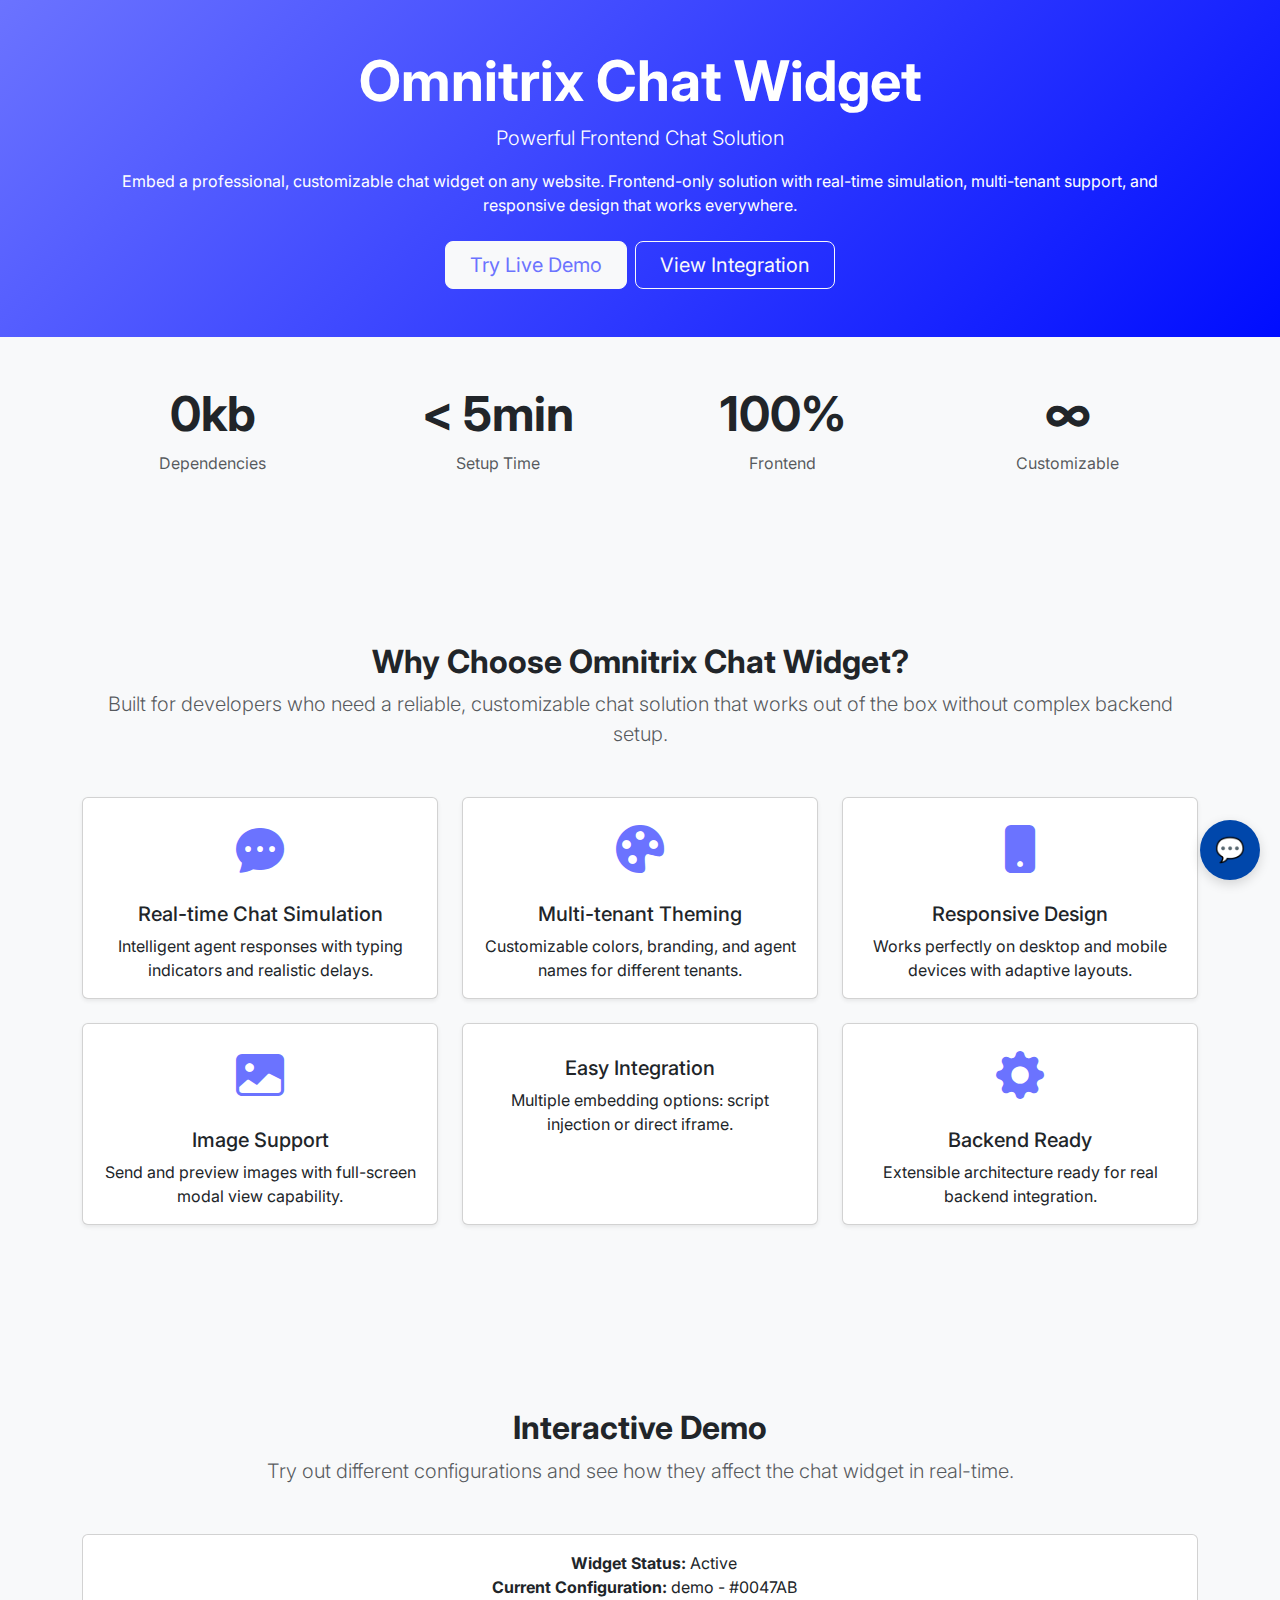
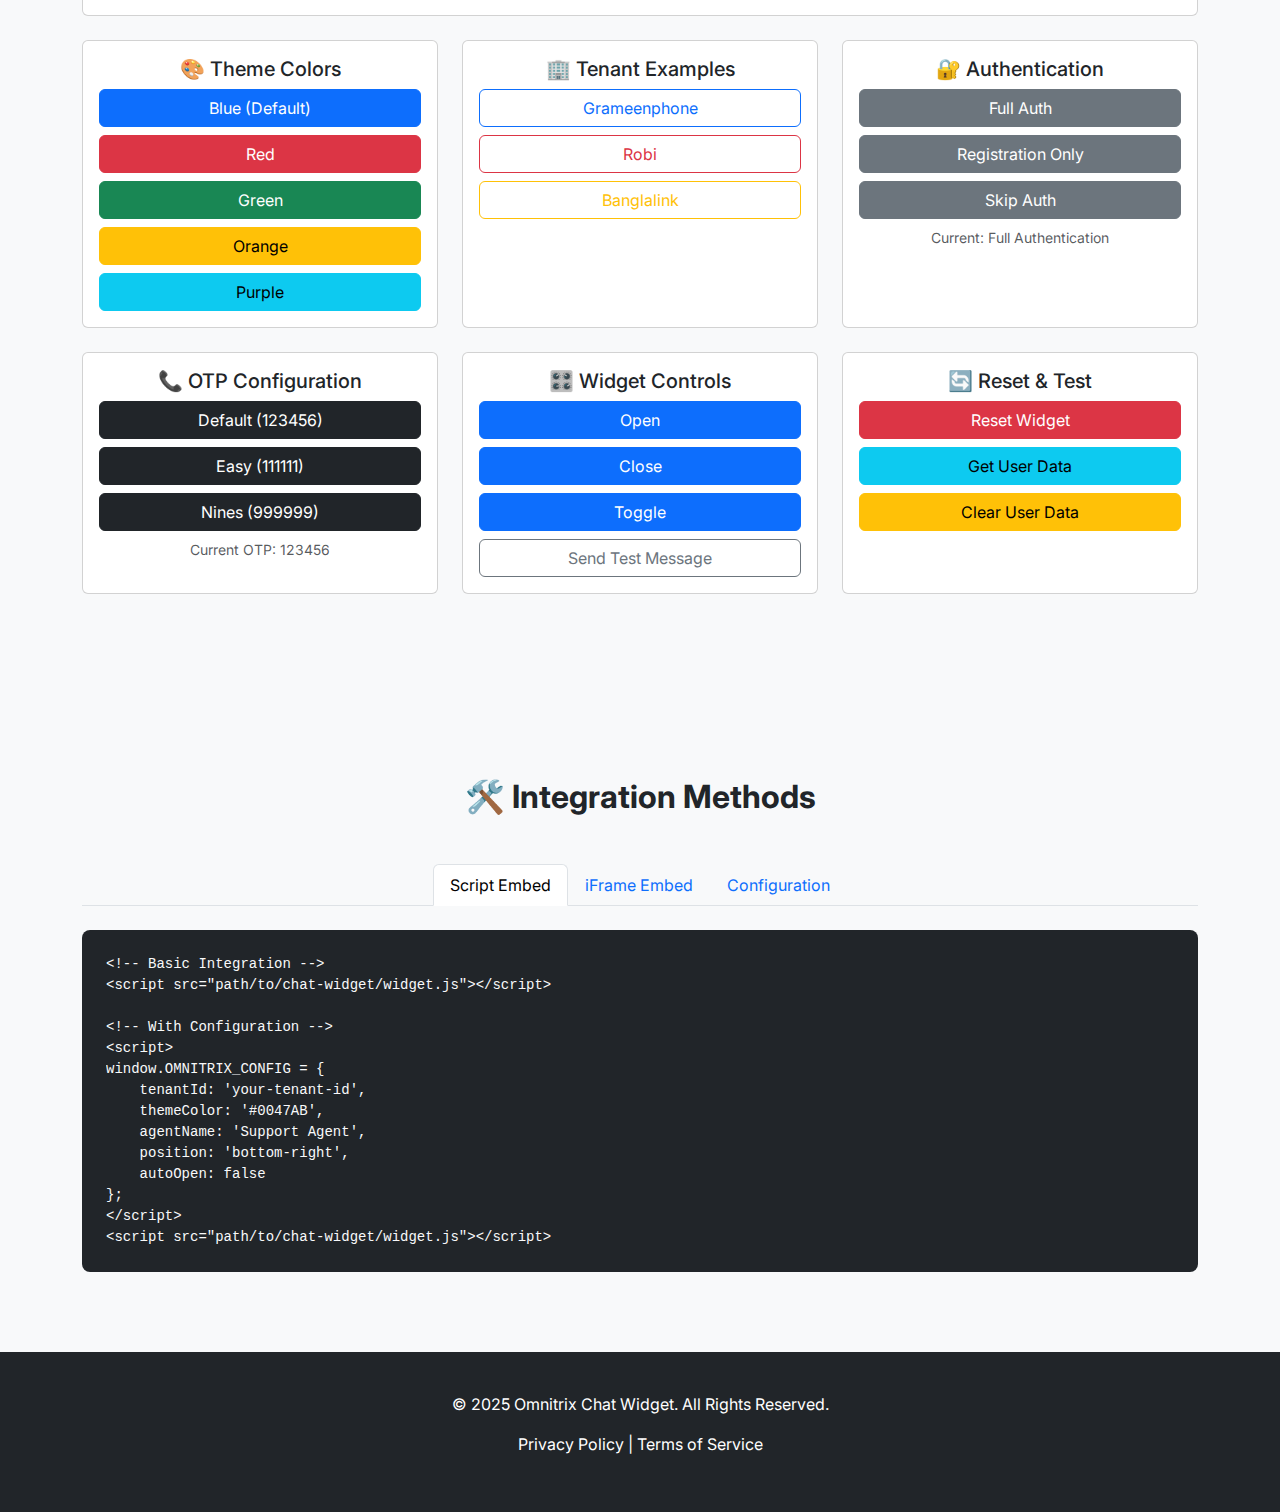
<file: demo.html>
<!DOCTYPE html>
<html lang="en">
<head>
    <meta charset="UTF-8">
    <meta name="viewport" content="width=device-width, initial-scale=1.0">
    <title>Omnitrix Chat Widget - Powerful Frontend Chat Solution</title>
    <meta name="description" content="Embed a powerful, customizable chat widget on any website. Frontend-only solution with real-time simulation, multi-tenant support, and responsive design.">
    
    <!-- Bootstrap CSS -->
    <link href="https://cdn.jsdelivr.net/npm/bootstrap@5.3.2/dist/css/bootstrap.min.css" rel="stylesheet">
    <link rel="stylesheet" href="https://cdn.jsdelivr.net/npm/bootstrap-icons@1.11.3/font/bootstrap-icons.min.css">
    
    <!-- Custom CSS -->
    <link rel="stylesheet" href="demo.css">
    
    <!-- Google Fonts -->
    <link rel="preconnect" href="https://fonts.googleapis.com">
    <link rel="preconnect" href="https://fonts.gstatic.com" crossorigin>
    <link href="https://fonts.googleapis.com/css2?family=Inter:wght@400;500;600;700&display=swap" rel="stylesheet">
</head>
<body>

    <!-- Hero Section -->
    <section class="hero text-white text-center py-5">
        <div class="container">
            <h1 class="display-4 fw-bold">Omnitrix Chat Widget</h1>
            <p class="lead">Powerful Frontend Chat Solution</p>
            <p class="mb-4">
                Embed a professional, customizable chat widget on any website. 
                Frontend-only solution with real-time simulation, multi-tenant support, 
                and responsive design that works everywhere.
            </p>
            <div class="d-grid gap-2 d-sm-flex justify-content-sm-center">
                <button class="btn btn-light btn-lg px-4 gap-3" onclick="OmnitrixChat.open()">Try Live Demo</button>
                <a href="#integration" class="btn btn-outline-light btn-lg px-4">View Integration</a>
            </div>
        </div>
    </section>

    <!-- Stats Section -->
    <section class="py-5">
        <div class="container">
            <div class="row text-center">
                <div class="col-md-3 col-sm-6 mb-4">
                    <h3 class="display-5 fw-bold">0kb</h3>
                    <p class="text-muted">Dependencies</p>
                </div>
                <div class="col-md-3 col-sm-6 mb-4">
                    <h3 class="display-5 fw-bold">< 5min</h3>
                    <p class="text-muted">Setup Time</p>
                </div>
                <div class="col-md-3 col-sm-6 mb-4">
                    <h3 class="display-5 fw-bold">100%</h3>
                    <p class="text-muted">Frontend</p>
                </div>
                <div class="col-md-3 col-sm-6 mb-4">
                    <h3 class="display-5 fw-bold">∞</h3>
                    <p class="text-muted">Customizable</p>
                </div>
            </div>
        </div>
    </section>

    <!-- Features Section -->
    <section class="section bg-light">
        <div class="container">
            <div class="text-center mb-5">
                <h2 class="fw-bold">Why Choose Omnitrix Chat Widget?</h2>
                <p class="lead text-muted">
                    Built for developers who need a reliable, customizable chat solution 
                    that works out of the box without complex backend setup.
                </p>
            </div>
            
            <div class="row">
                <div class="col-lg-4 col-md-6 mb-4">
                    <div class="card h-100 text-center shadow-sm">
                        <div class="card-body">
                            <div class="feature-icon mb-3"><i class="bi bi-chat-dots-fill"></i></div>
                            <h5 class="card-title">Real-time Chat Simulation</h5>
                            <p class="card-text">Intelligent agent responses with typing indicators and realistic delays.</p>
                        </div>
                    </div>
                </div>
                <div class="col-lg-4 col-md-6 mb-4">
                    <div class="card h-100 text-center shadow-sm">
                        <div class="card-body">
                            <div class="feature-icon mb-3"><i class="bi bi-palette-fill"></i></div>
                            <h5 class="card-title">Multi-tenant Theming</h5>
                            <p class="card-text">Customizable colors, branding, and agent names for different tenants.</p>
                        </div>
                    </div>
                </div>
                <div class="col-lg-4 col-md-6 mb-4">
                    <div class="card h-100 text-center shadow-sm">
                        <div class="card-body">
                            <div class="feature-icon mb-3"><i class="bi bi-phone-fill"></i></div>
                            <h5 class="card-title">Responsive Design</h5>
                            <p class="card-text">Works perfectly on desktop and mobile devices with adaptive layouts.</p>
                        </div>
                    </div>
                </div>
                <div class="col-lg-4 col-md-6 mb-4">
                    <div class="card h-100 text-center shadow-sm">
                        <div class="card-body">
                            <div class="feature-icon mb-3"><i class="bi bi-image-fill"></i></div>
                            <h5 class="card-title">Image Support</h5>
                            <p class="card-text">Send and preview images with full-screen modal view capability.</p>
                        </div>
                    </div>
                </div>
                <div class="col-lg-4 col-md-6 mb-4">
                    <div class="card h-100 text-center shadow-sm">
                        <div class="card-body">
                            <div class="feature-icon mb-3"><i class="bi bi-plugin-fill"></i></div>
                            <h5 class="card-title">Easy Integration</h5>
                            <p class="card-text">Multiple embedding options: script injection or direct iframe.</p>
                        </div>
                    </div>
                </div>
                <div class="col-lg-4 col-md-6 mb-4">
                    <div class="card h-100 text-center shadow-sm">
                        <div class="card-body">
                            <div class="feature-icon mb-3"><i class="bi bi-gear-fill"></i></div>
                            <h5 class="card-title">Backend Ready</h5>
                            <p class="card-text">Extensible architecture ready for real backend integration.</p>
                        </div>
                    </div>
                </div>
            </div>
        </div>
    </section>

    <!-- Live Demo Section -->
    <section class="section">
        <div class="container">
            <div class="text-center mb-5">
                <h2 class="fw-bold">Interactive Demo</h2>
                <p class="lead text-muted">
                    Try out different configurations and see how they affect the chat widget in real-time.
                </p>
            </div>
            
            <div class="card text-center mb-4">
                <div class="card-body">
                    <p class="mb-0">
                        <span id="widget-status-indicator" class="spinner-grow spinner-grow-sm text-success" role="status"></span>
                        <strong class="ms-2">Widget Status:</strong> <span id="widget-status">Loading...</span>
                    </p>
                    <p class="mb-0"><strong class="ms-2">Current Configuration:</strong> <span id="current-config">Default</span></p>
                </div>
            </div>

            <div class="row">
                <div class="col-lg-4 col-md-6 mb-4">
                    <div class="card h-100">
                        <div class="card-body text-center">
                            <h5 class="card-title">🎨 Theme Colors</h5>
                            <div class="d-grid gap-2">
                                <button class="btn btn-primary" onclick="changeTheme('#0047AB')">Blue (Default)</button>
                                <button class="btn btn-danger" onclick="changeTheme('#e74c3c')">Red</button>
                                <button class="btn btn-success" onclick="changeTheme('#27ae60')">Green</button>
                                <button class="btn btn-warning" onclick="changeTheme('#f39c12')">Orange</button>
                                <button class="btn btn-info" onclick="changeTheme('#9b59b6')">Purple</button>
                            </div>
                        </div>
                    </div>
                </div>

                <div class="col-lg-4 col-md-6 mb-4">
                    <div class="card h-100">
                        <div class="card-body text-center">
                            <h5 class="card-title">🏢 Tenant Examples</h5>
                            <div class="d-grid gap-2">
                                <button class="btn btn-outline-primary" onclick="changeTenant('grameenphone', '#0047AB', 'GP Support')">Grameenphone</button>
                                <button class="btn btn-outline-danger" onclick="changeTenant('robi', '#e74c3c', 'Robi Care')">Robi</button>
                                <button class="btn btn-outline-warning" onclick="changeTenant('banglalink', '#f39c12', 'Banglalink Help')">Banglalink</button>
                            </div>
                        </div>
                    </div>
                </div>

                <div class="col-lg-4 col-md-6 mb-4">
                    <div class="card h-100">
                        <div class="card-body text-center">
                            <h5 class="card-title">🔐 Authentication</h5>
                            <div class="d-grid gap-2">
                                <button class="btn btn-secondary" onclick="setAuthMode('full')" id="auth-full">Full Auth</button>
                                <button class="btn btn-secondary" onclick="setAuthMode('registration')" id="auth-registration">Registration Only</button>
                                <button class="btn btn-secondary" onclick="setAuthMode('none')" id="auth-none">Skip Auth</button>
                            </div>
                            <small id="auth-status-text" class="text-muted d-block mt-2">Current: Full Authentication</small>
                        </div>
                    </div>
                </div>

                <div class="col-lg-4 col-md-6 mb-4">
                    <div class="card h-100">
                        <div class="card-body text-center">
                            <h5 class="card-title">📞 OTP Configuration</h5>
                            <div class="d-grid gap-2">
                                <button class="btn btn-dark" onclick="changeOTP('123456')" id="otp-default">Default (123456)</button>
                                <button class="btn btn-dark" onclick="changeOTP('111111')" id="otp-easy">Easy (111111)</button>
                                <button class="btn btn-dark" onclick="changeOTP('999999')" id="otp-nines">Nines (999999)</button>
                            </div>
                            <small id="otp-status-text" class="text-muted d-block mt-2">Current OTP: 123456</small>
                        </div>
                    </div>
                </div>

                <div class="col-lg-4 col-md-6 mb-4">
                    <div class="card h-100">
                        <div class="card-body text-center">
                            <h5 class="card-title">🎛️ Widget Controls</h5>
                            <div class="d-grid gap-2">
                                <button class="btn btn-primary" onclick="OmnitrixChat.open()">Open</button>
                                <button class="btn btn-primary" onclick="OmnitrixChat.close()">Close</button>
                                <button class="btn btn-primary" onclick="OmnitrixChat.toggle()">Toggle</button>
                                <button class="btn btn-outline-secondary" onclick="sendTestMessage()">Send Test Message</button>
                            </div>
                        </div>
                    </div>
                </div>

                <div class="col-lg-4 col-md-6 mb-4">
                    <div class="card h-100">
                        <div class="card-body text-center">
                            <h5 class="card-title">🔄 Reset & Test</h5>
                            <div class="d-grid gap-2">
                                <button class="btn btn-danger" onclick="resetWidget()">Reset Widget</button>
                                <button class="btn btn-info" onclick="getUserData()">Get User Data</button>
                                <button class="btn btn-warning" onclick="clearUserData()">Clear User Data</button>
                            </div>
                        </div>
                    </div>
                </div>
            </div>
        </div>
    </section>

    <!-- Integration Section -->
    <section id="integration" class="section bg-light">
        <div class="container">
            <div class="text-center mb-5">
                <h2 class="fw-bold">🛠️ Integration Methods</h2>
            </div>

            <ul class="nav nav-tabs justify-content-center" id="integration-tabs" role="tablist">
                <li class="nav-item" role="presentation">
                    <button class="nav-link active" id="script-tab-btn" data-bs-toggle="tab" data-bs-target="#script-tab" type="button" role="tab">Script Embed</button>
                </li>
                <li class="nav-item" role="presentation">
                    <button class="nav-link" id="iframe-tab-btn" data-bs-toggle="tab" data-bs-target="#iframe-tab" type="button" role="tab">iFrame Embed</button>
                </li>
                <li class="nav-item" role="presentation">
                    <button class="nav-link" id="config-tab-btn" data-bs-toggle="tab" data-bs-target="#config-tab" type="button" role="tab">Configuration</button>
                </li>
            </ul>

            <div class="tab-content mt-4" id="integration-tabs-content">
                <div class="tab-pane fade show active" id="script-tab" role="tabpanel">
                    <div class="code-block">
<pre><code>&lt;!-- Basic Integration --&gt;
&lt;script src="path/to/chat-widget/widget.js"&gt;&lt;/script&gt;

&lt;!-- With Configuration --&gt;
&lt;script&gt;
window.OMNITRIX_CONFIG = {
    tenantId: 'your-tenant-id',
    themeColor: '#0047AB',
    agentName: 'Support Agent',
    position: 'bottom-right',
    autoOpen: false
};
&lt;/script&gt;
&lt;script src="path/to/chat-widget/widget.js"&gt;&lt;/script&gt;
</code></pre>
                    </div>
                </div>
                <div class="tab-pane fade" id="iframe-tab" role="tabpanel">
                    <div class="code-block">
<pre><code>&lt;!-- Basic iFrame --&gt;
&lt;iframe 
    src="path/to/chat-widget/index.html"
    width="400" 
    height="600"
    frameborder="0"
    style="border-radius: 12px;"&gt;
&lt;/iframe&gt;

&lt;!-- With Parameters --&gt;
&lt;iframe 
    src="path/to/chat-widget/index.html?tenantId=grameenphone&amp;themeColor=%230047AB&amp;agentName=GP%20Support"
    width="400" 
    height="600"
    frameborder="0"&gt;
&lt;/iframe&gt;
</code></pre>
                    </div>
                </div>
                <div class="tab-pane fade" id="config-tab" role="tabpanel">
                    <div class="code-block">
<pre><code>window.OMNITRIX_CONFIG = {
    tenantId: 'your-company',
    themeColor: '#0047AB',
    agentName: 'Support Agent',
    position: 'bottom-right',
    autoOpen: false,
    // ... and more
};
</code></pre>
                    </div>
                </div>
            </div>
        </div>
    </section>

    <!-- Footer -->
    <footer class="footer">
        <div class="container text-center">
            <p>&copy; 2025 Omnitrix Chat Widget. All Rights Reserved.</p>
            <p><a href="#">Privacy Policy</a> | <a href="#">Terms of Service</a></p>
        </div>
    </footer>

    <!-- Bootstrap JS -->
    <script src="https://cdn.jsdelivr.net/npm/bootstrap@5.3.2/dist/js/bootstrap.bundle.min.js"></script>

    <!-- Initialize the chat widget -->
    <script>
        // Load saved configuration or use defaults
        function loadInitialConfig() {
            const defaultConfig = {
                tenantId: 'demo',
                themeColor: '#0047AB',
                agentName: 'Demo Agent',
                position: 'bottom-right',
                autoOpen: false,
                requireRegistration: true,
                requireOTPVerification: true,
                defaultOTP: '123456'
            };
            
            try {
                const saved = localStorage.getItem('omnitrix_demo_config');
                if (saved) {
                    const parsed = JSON.parse(saved);
                    return { ...defaultConfig, ...parsed.config };
                }
            } catch (e) {
                console.warn('Failed to load saved config:', e);
            }
            
            return defaultConfig;
        }
        
        // Configuration for this demo
        window.OMNITRIX_CONFIG = loadInitialConfig();
    </script>
    <script src="widget.js"></script>

    <script>
        // Demo functionality
        const STORAGE_KEY = 'omnitrix_demo_config';
        
        let currentConfig = window.OMNITRIX_CONFIG;
        let currentAuthMode = 'full';
        let currentOTP = '123456';

        function saveConfig() {
            // ... (save logic remains the same)
        }

        function updateStatus() {
            const statusEl = document.getElementById('widget-status');
            const configEl = document.getElementById('current-config');
            const statusIndicator = document.getElementById('widget-status-indicator');

            if (window.OmnitrixChat) {
                statusEl.textContent = 'Active';
                statusIndicator.classList.remove('spinner-grow', 'text-danger');
                statusIndicator.classList.add('spinner-grow', 'text-success');
                configEl.textContent = `${currentConfig.tenantId} - ${currentConfig.themeColor}`;
            } else {
                statusEl.textContent = 'Loading...';
                statusIndicator.classList.add('spinner-grow', 'text-danger');
                configEl.textContent = 'N/A';
            }
        }

        function changeTheme(color) {
            currentConfig.themeColor = color;
            OmnitrixChat.updateConfig({ themeColor: color });
            saveConfig();
            updateStatus();
        }

        function changeTenant(tenantId, themeColor, agentName) {
            currentConfig = { ...currentConfig, tenantId, themeColor, agentName };
            OmnitrixChat.updateConfig({ tenantId, themeColor, agentName });
            saveConfig();
            updateStatus();
        }

        function setAuthMode(mode) {
            currentAuthMode = mode;
            let authConfig = {};
            switch(mode) {
                case 'full': authConfig = { requireRegistration: true, requireOTPVerification: true }; break;
                case 'registration': authConfig = { requireRegistration: true, requireOTPVerification: false }; break;
                case 'none': authConfig = { requireRegistration: false, requireOTPVerification: false }; break;
            }
            currentConfig = { ...currentConfig, ...authConfig };
            OmnitrixChat.updateConfig(authConfig);
            saveConfig();
            updateStatus();
            document.getElementById('auth-status-text').textContent = `Current: ${mode}`;
        }
        
        function changeOTP(otp) {
            currentOTP = otp;
            currentConfig.defaultOTP = otp;
            OmnitrixChat.updateConfig({ defaultOTP: otp });
            saveConfig();
            updateStatus();
            document.getElementById('otp-status-text').textContent = `Current OTP: ${otp}`;
        }

        function sendTestMessage() {
            OmnitrixChat.sendMessage('This is a test message from the demo page!');
            if (!OmnitrixChat.isOpen()) {
                OmnitrixChat.open();
            }
        }

        function resetWidget() {
            localStorage.removeItem(STORAGE_KEY);
            window.location.reload();
        }

        function getUserData() {
            const userData = window.ChatWidget.getCurrentUser();
            alert(JSON.stringify(userData, null, 2));
        }

        function clearUserData() {
            // This is a bit of a hack for the demo, in a real app you'd have a proper method
            if (confirm('Clear user data? This will reset the authentication state.')) {
                OmnitrixChat.close();
                // By setting a random tenant, we effectively clear the stored user data for the current tenant
                OmnitrixChat.updateConfig({ tenantId: `demo_${Math.random()}` }); 
                alert('User data cleared.');
            }
        }

        document.addEventListener('DOMContentLoaded', function() {
            updateStatus();
            setInterval(updateStatus, 2000);
        });
    </script>
</body>
</html>
</file>
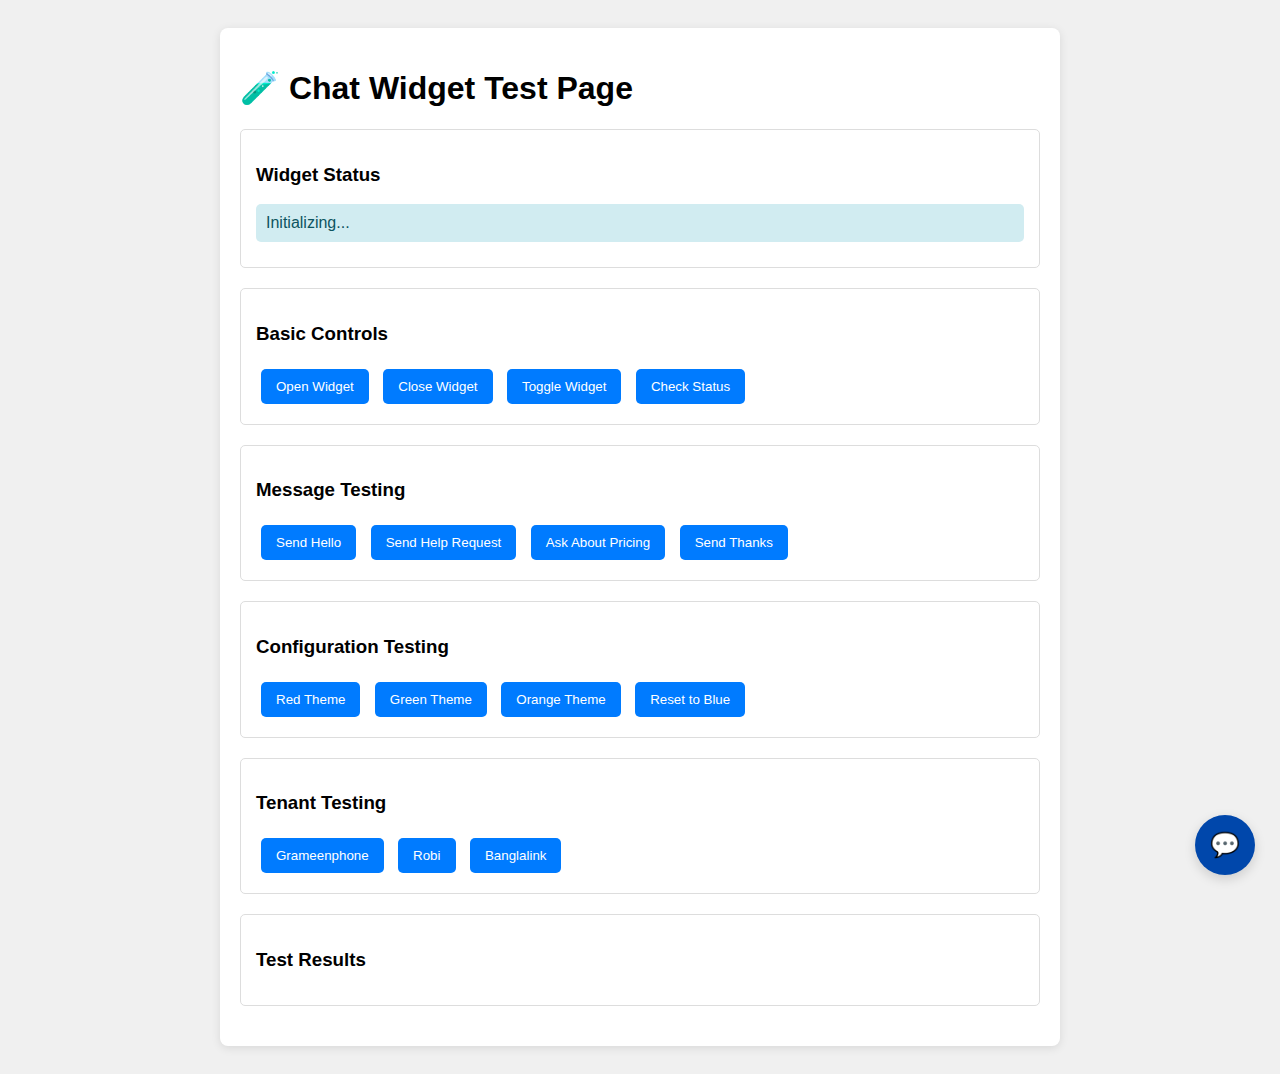
<file: test.html>
<!DOCTYPE html>
<html lang="en">
<head>
    <meta charset="UTF-8">
    <meta name="viewport" content="width=device-width, initial-scale=1.0">
    <title>Chat Widget Test</title>
    <style>
        body {
            font-family: Arial, sans-serif;
            padding: 20px;
            background: #f0f0f0;
        }
        .test-container {
            max-width: 800px;
            margin: 0 auto;
            background: white;
            padding: 20px;
            border-radius: 8px;
            box-shadow: 0 2px 10px rgba(0,0,0,0.1);
        }
        .test-section {
            margin: 20px 0;
            padding: 15px;
            border: 1px solid #ddd;
            border-radius: 5px;
        }
        button {
            background: #007bff;
            color: white;
            border: none;
            padding: 10px 15px;
            margin: 5px;
            border-radius: 5px;
            cursor: pointer;
        }
        button:hover {
            background: #0056b3;
        }
        .status {
            padding: 10px;
            margin: 10px 0;
            border-radius: 5px;
        }
        .success { background: #d4edda; color: #155724; }
        .error { background: #f8d7da; color: #721c24; }
        .info { background: #d1ecf1; color: #0c5460; }
    </style>
</head>
<body>
    <div class="test-container">
        <h1>🧪 Chat Widget Test Page</h1>
        
        <div class="test-section">
            <h3>Widget Status</h3>
            <div id="status-display" class="status info">Initializing...</div>
        </div>

        <div class="test-section">
            <h3>Basic Controls</h3>
            <button onclick="testOpen()">Open Widget</button>
            <button onclick="testClose()">Close Widget</button>
            <button onclick="testToggle()">Toggle Widget</button>
            <button onclick="testStatus()">Check Status</button>
        </div>

        <div class="test-section">
            <h3>Message Testing</h3>
            <button onclick="sendTestMessage('Hello!')">Send Hello</button>
            <button onclick="sendTestMessage('I need help')">Send Help Request</button>
            <button onclick="sendTestMessage('What are your prices?')">Ask About Pricing</button>
            <button onclick="sendTestMessage('Thank you')">Send Thanks</button>
        </div>

        <div class="test-section">
            <h3>Configuration Testing</h3>
            <button onclick="changeTheme('#e74c3c')">Red Theme</button>
            <button onclick="changeTheme('#27ae60')">Green Theme</button>
            <button onclick="changeTheme('#f39c12')">Orange Theme</button>
            <button onclick="changeTheme('#0047AB')">Reset to Blue</button>
        </div>

        <div class="test-section">
            <h3>Tenant Testing</h3>
            <button onclick="setTenant('grameenphone', '#0047AB', 'GP Support')">Grameenphone</button>
            <button onclick="setTenant('robi', '#e74c3c', 'Robi Care')">Robi</button>
            <button onclick="setTenant('banglalink', '#f39c12', 'Banglalink Help')">Banglalink</button>
        </div>

        <div class="test-section">
            <h3>Test Results</h3>
            <div id="test-results"></div>
        </div>
    </div>

    <!-- Widget Integration -->
    <script>
        window.OMNITRIX_CONFIG = {
            tenantId: 'test',
            themeColor: '#0047AB',
            agentName: 'Test Agent',
            position: 'bottom-right',
            autoOpen: false
        };
    </script>
    <script src="widget.js"></script>

    <script>
        let testResults = [];

        function updateStatus(message, type = 'info') {
            const statusDiv = document.getElementById('status-display');
            statusDiv.textContent = message;
            statusDiv.className = `status ${type}`;
        }

        function addTestResult(test, result, success = true) {
            testResults.push({ test, result, success, timestamp: new Date() });
            updateTestResults();
        }

        function updateTestResults() {
            const resultsDiv = document.getElementById('test-results');
            resultsDiv.innerHTML = testResults.map(r => 
                `<div class="status ${r.success ? 'success' : 'error'}">
                    <strong>${r.test}:</strong> ${r.result}
                    <small> (${r.timestamp.toLocaleTimeString()})</small>
                </div>`
            ).join('');
        }

        // Test functions
        function testOpen() {
            try {
                if (window.OmnitrixChat) {
                    OmnitrixChat.open();
                    addTestResult('Open Widget', 'Widget opened successfully');
                    updateStatus('Widget opened', 'success');
                } else {
                    throw new Error('OmnitrixChat not available');
                }
            } catch (e) {
                addTestResult('Open Widget', `Error: ${e.message}`, false);
                updateStatus('Error opening widget', 'error');
            }
        }

        function testClose() {
            try {
                if (window.OmnitrixChat) {
                    OmnitrixChat.close();
                    addTestResult('Close Widget', 'Widget closed successfully');
                    updateStatus('Widget closed', 'success');
                } else {
                    throw new Error('OmnitrixChat not available');
                }
            } catch (e) {
                addTestResult('Close Widget', `Error: ${e.message}`, false);
                updateStatus('Error closing widget', 'error');
            }
        }

        function testToggle() {
            try {
                if (window.OmnitrixChat) {
                    OmnitrixChat.toggle();
                    addTestResult('Toggle Widget', 'Widget toggled successfully');
                    updateStatus('Widget toggled', 'success');
                } else {
                    throw new Error('OmnitrixChat not available');
                }
            } catch (e) {
                addTestResult('Toggle Widget', `Error: ${e.message}`, false);
                updateStatus('Error toggling widget', 'error');
            }
        }

        function testStatus() {
            try {
                if (window.OmnitrixChat) {
                    const isOpen = OmnitrixChat.isOpen();
                    addTestResult('Check Status', `Widget is ${isOpen ? 'open' : 'closed'}`);
                    updateStatus(`Widget is ${isOpen ? 'open' : 'closed'}`, 'info');
                } else {
                    throw new Error('OmnitrixChat not available');
                }
            } catch (e) {
                addTestResult('Check Status', `Error: ${e.message}`, false);
                updateStatus('Error checking status', 'error');
            }
        }

        function sendTestMessage(message) {
            try {
                if (window.OmnitrixChat) {
                    OmnitrixChat.sendMessage(message);
                    addTestResult('Send Message', `Sent: "${message}"`);
                    updateStatus(`Message sent: ${message}`, 'success');
                } else {
                    throw new Error('OmnitrixChat not available');
                }
            } catch (e) {
                addTestResult('Send Message', `Error: ${e.message}`, false);
                updateStatus('Error sending message', 'error');
            }
        }

        function changeTheme(color) {
            try {
                if (window.OmnitrixChat) {
                    OmnitrixChat.updateConfig({ themeColor: color });
                    addTestResult('Change Theme', `Theme changed to ${color}`);
                    updateStatus(`Theme changed to ${color}`, 'success');
                } else {
                    throw new Error('OmnitrixChat not available');
                }
            } catch (e) {
                addTestResult('Change Theme', `Error: ${e.message}`, false);
                updateStatus('Error changing theme', 'error');
            }
        }

        function setTenant(tenantId, themeColor, agentName) {
            try {
                if (window.OmnitrixChat) {
                    OmnitrixChat.updateConfig({ tenantId, themeColor, agentName });
                    addTestResult('Set Tenant', `Tenant: ${tenantId}, Agent: ${agentName}`);
                    updateStatus(`Tenant set to ${tenantId}`, 'success');
                } else {
                    throw new Error('OmnitrixChat not available');
                }
            } catch (e) {
                addTestResult('Set Tenant', `Error: ${e.message}`, false);
                updateStatus('Error setting tenant', 'error');
            }
        }

        // Initialize tests
        document.addEventListener('DOMContentLoaded', function() {
            setTimeout(() => {
                if (window.OmnitrixChat) {
                    updateStatus('Chat widget loaded successfully!', 'success');
                    addTestResult('Widget Load', 'Widget initialized successfully');
                } else {
                    updateStatus('Failed to load chat widget', 'error');
                    addTestResult('Widget Load', 'Widget failed to initialize', false);
                }
            }, 1000);
        });

        // Run automated tests
        function runAutomatedTests() {
            if (!window.OmnitrixChat) {
                addTestResult('Automated Tests', 'Widget not available', false);
                return;
            }

            const tests = [
                () => testStatus(),
                () => testOpen(),
                () => new Promise(resolve => setTimeout(() => { testStatus(); resolve(); }, 500)),
                () => sendTestMessage('Automated test message'),
                () => new Promise(resolve => setTimeout(() => { changeTheme('#e74c3c'); resolve(); }, 1000)),
                () => new Promise(resolve => setTimeout(() => { changeTheme('#0047AB'); resolve(); }, 1000)),
                () => testClose()
            ];

            tests.reduce((promise, test) => 
                promise.then(() => new Promise(resolve => {
                    try {
                        test();
                        setTimeout(resolve, 300);
                    } catch (e) {
                        addTestResult('Automated Test', `Error: ${e.message}`, false);
                        resolve();
                    }
                })), Promise.resolve()
            );
        }

        // Run automated tests after 2 seconds
        setTimeout(runAutomatedTests, 2000);
    </script>
</body>
</html>
</file>
<file: demo.css>
/* General Body Styles */
body {
    font-family: 'Inter', -apple-system, BlinkMacSystemFont, 'Segoe UI', Roboto, 'Helvetica Neue', Arial, sans-serif;
    -webkit-font-smoothing: antialiased;
    -moz-osx-font-smoothing: grayscale;
    background-color: #f8f9fa;
}

/* Hero Section */
.hero {
    background: linear-gradient(135deg, #6B73FF 0%, #000DFF 100%);
    color: white;
}

.hero .btn-light {
    color: #6B73FF;
}

/* Sections */
.section {
    padding: 80px 0;
}

/* Feature Icon */
.feature-icon {
    font-size: 3rem;
    color: #6B73FF;
}

/* Code Blocks */
.code-block {
    background: #212529;
    color: #f8f9fa;
    padding: 1.5rem;
    border-radius: 0.5rem;
    overflow-x: auto;
    font-family: 'SF Mono', 'Monaco', 'Inconsolata', monospace;
}

.code-block pre {
    margin: 0;
}

/* Footer */
.footer {
    background-color: #212529;
    color: white;
    padding: 40px 0;
}

.footer a {
    color: white;
    text-decoration: none;
}

.footer a:hover {
    text-decoration: underline;
}
</file>
